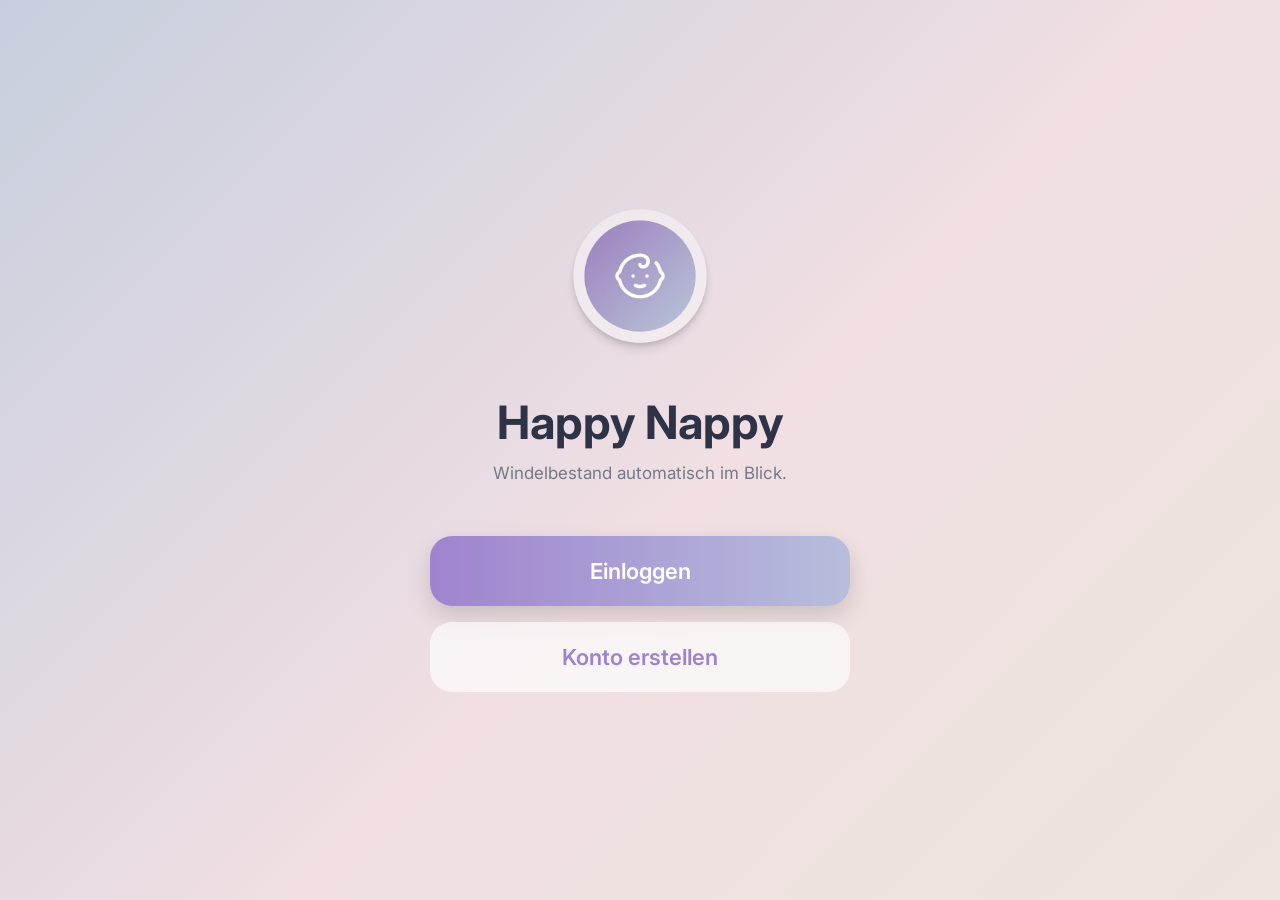
<file: index.html>
<!DOCTYPE html>
<html lang="de">
  <head>

     <!-- Das ist die Startseite der WebApp, welche der/die Nutzer:in als erstes sieht. Sie ist einfach aufgebaut mit der Login- und Registrierungsoption.
      Das Layout wird über die CSS-Datei index.css gestaltet, welche speziell für diese Seite erstellt wurde. Style.css enthält allgemeine Stile, die auf der gesamten Website verwendet werden.-->
      
    <meta charset="UTF-8" />
    <meta name="viewport" content="width=device-width, initial-scale=1.0" />
    <title>Happy Nappy</title>

    <link rel="stylesheet" href="css/style.css" />
    <link rel="stylesheet" href="css/index.css" />
  </head>

  <body>
    <main class="start-page">
      <img src="bilder/Logo.png" alt="Happy Nappy Logo" class="start-logo" />

      <h1>Happy Nappy</h1>

      <p class="start-subtitle">
        Windelbestand automatisch im Blick.
      </p>

      <div class="start-actions">
        <a href="login.html" class="primary-button">Einloggen</a>
        <a href="register.html" class="secondary-button">Konto erstellen</a>
      </div>
    </main>
  </body>
</html>
</file>
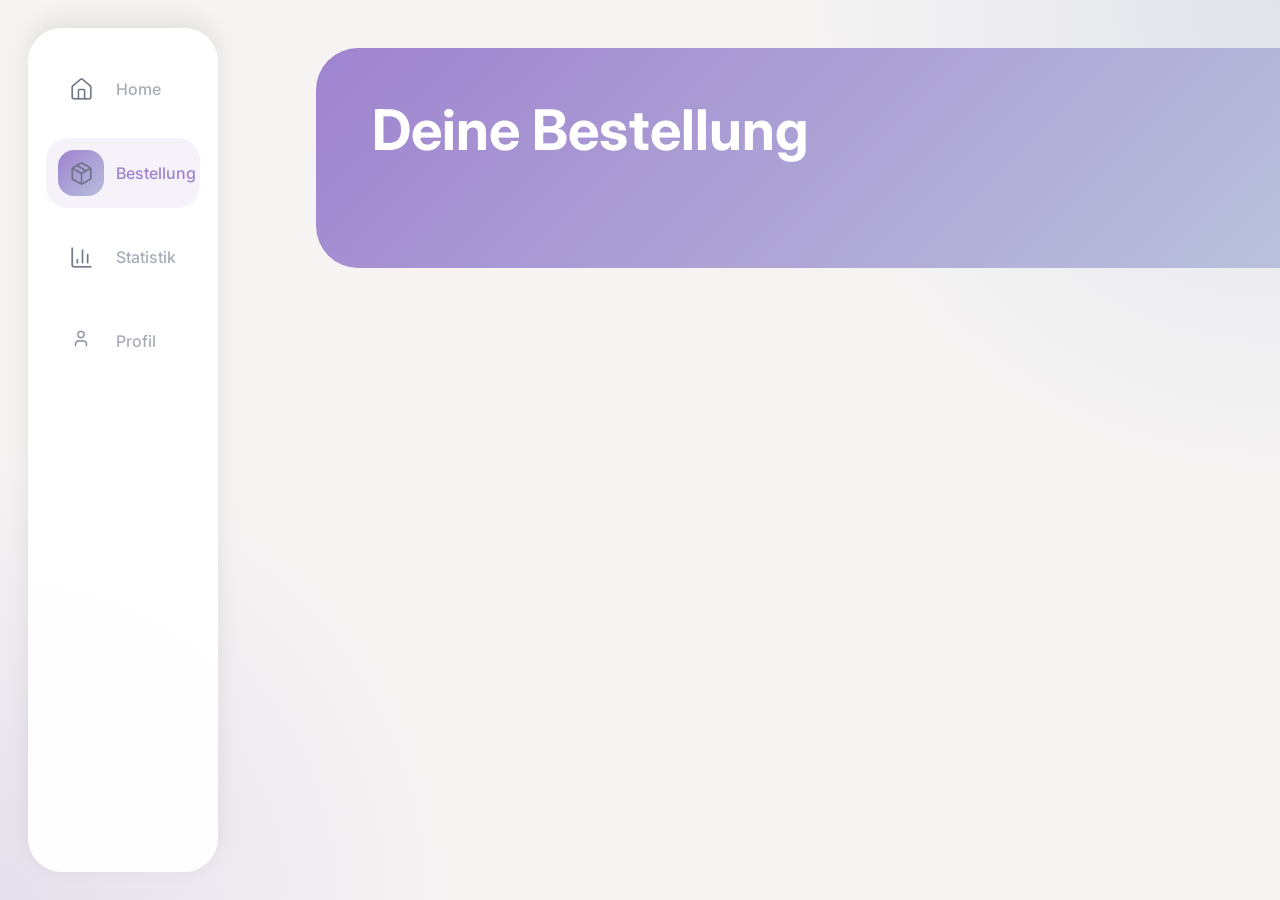
<file: bestellung.html>
<!doctype html>
<html lang="de">
  <head>

    <!-- Hier werden die automatischen Bestellungen angezeigt, die auf den eingetragenen Kindern basieren. Wenn noch keine Kinder in der Datenbank vorhanden sind, wird eine leere Ansicht mit einem Hinweis angezeigt.
     Die Navigation am unteren Bildschirmrand ermöglicht den Zugriff auf andere Bereiche der App wie Home, Statistik und Profil. Das Layout und Design werden durch die CSS-Dateien style.css und bestellung.css gestaltet. Die JavaScript-Datei bestellung.js lädt die Bestelldaten und aktualisiert die Anzeige entsprechend.
    -->
    <meta charset="UTF-8" />
    <meta name="viewport" content="width=device-width, initial-scale=1.0" />

    <title>Bestellung</title>

    <link rel="stylesheet" href="css/style.css" />
    <link rel="stylesheet" href="css/bestellung.css" />
  </head>

  <body>
    <main class="bestellung-page">

      <section class="bestellung-header">
        <h1>Deine Bestellung</h1>
      </section>

      <div id="ordersContainer"></div>

      <section class="empty-card" id="emptyState" style="display: none;">
        <h2>Noch keine Kinder eingetragen</h2>
        <p>Sobald Kinder in der Datenbank vorhanden sind, werden hier die automatischen Bestellungen angezeigt.</p>
      </section>

    </main>

    <nav class="bottom-nav">

      <a href="protected.html" class="nav-item">
        <div class="nav-icon">
          <img src="bilder/Icon1.png" alt="Home">
        </div>
        <span>Home</span>
      </a>

      <a href="bestellung.html" class="nav-item active">
        <div class="nav-icon">
          <img src="bilder/Icon2.png" alt="Bestellung">
        </div>
        <span>Bestellung</span>
      </a>

      <a href="statistik.html" class="nav-item">
        <div class="nav-icon">
          <img src="bilder/Icon3.png" alt="Statistik">
        </div>
        <span>Statistik</span>
      </a>

      <a href="profil.html" class="nav-item">
        <div class="nav-icon">
          <img src="bilder/Icon4.png" alt="Profil">
        </div>
        <span>Profil</span>
      </a>

    </nav>

    <script src="js/bestellung.js"></script>
  </body>
</html>
</file>
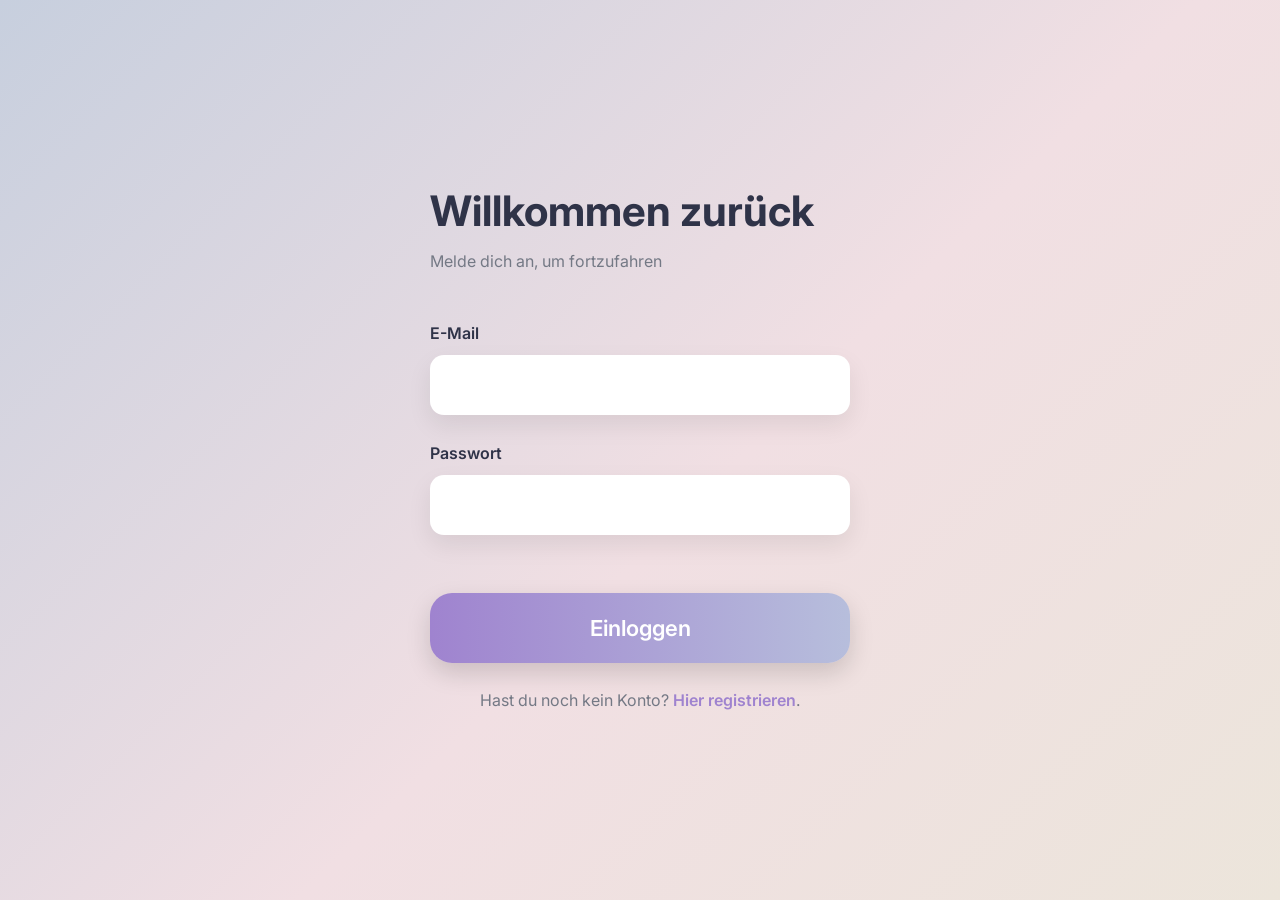
<file: login.html>
<!DOCTYPE html>
<html lang="en">
  <head>

     <!-- Hat der/die Nutzer:in bereits ein Konto, kann er/sie sich hier anmelden. Dazu müssen E-Mail und Passwort eingegeben werden.
      Die JavaScript-Datei login.js verarbeitet die Eingabe und sendet die Anmeldeinformationen an den Server. Je nach Ergebnis erfolgt eine Weiterleitung zum geschützten Bereich oder eine Fehlermeldung. -->

    <meta charset="UTF-8" />
    <meta name="viewport" content="width=device-width, initial-scale=1.0" />

    <title>Login</title>

    <link rel="stylesheet" href="css/style.css" />
    <link rel="stylesheet" href="css/login.css" />
  </head>

  <body>

    <main class="login-page">

      <h1>Willkommen zurück</h1>

      <p class="login-subtitle">
        Melde dich an, um fortzufahren
      </p>

      <form id="loginForm">

        <div>
          <label>E-Mail</label>
          <input type="email" id="email" required />
        </div>

        <div>
          <label>Passwort</label>
          <input type="password" id="password" required />
        </div>

        <p id="error-message" class="error-message"></p>

        <button type="submit">Einloggen</button>

      </form>

      <p class="register-text">
        Hast du noch kein Konto?
        <a href="register.html">Hier registrieren</a>.
      </p>

    </main>

    <script src="js/login.js"></script>

  </body>
</html>
</file>
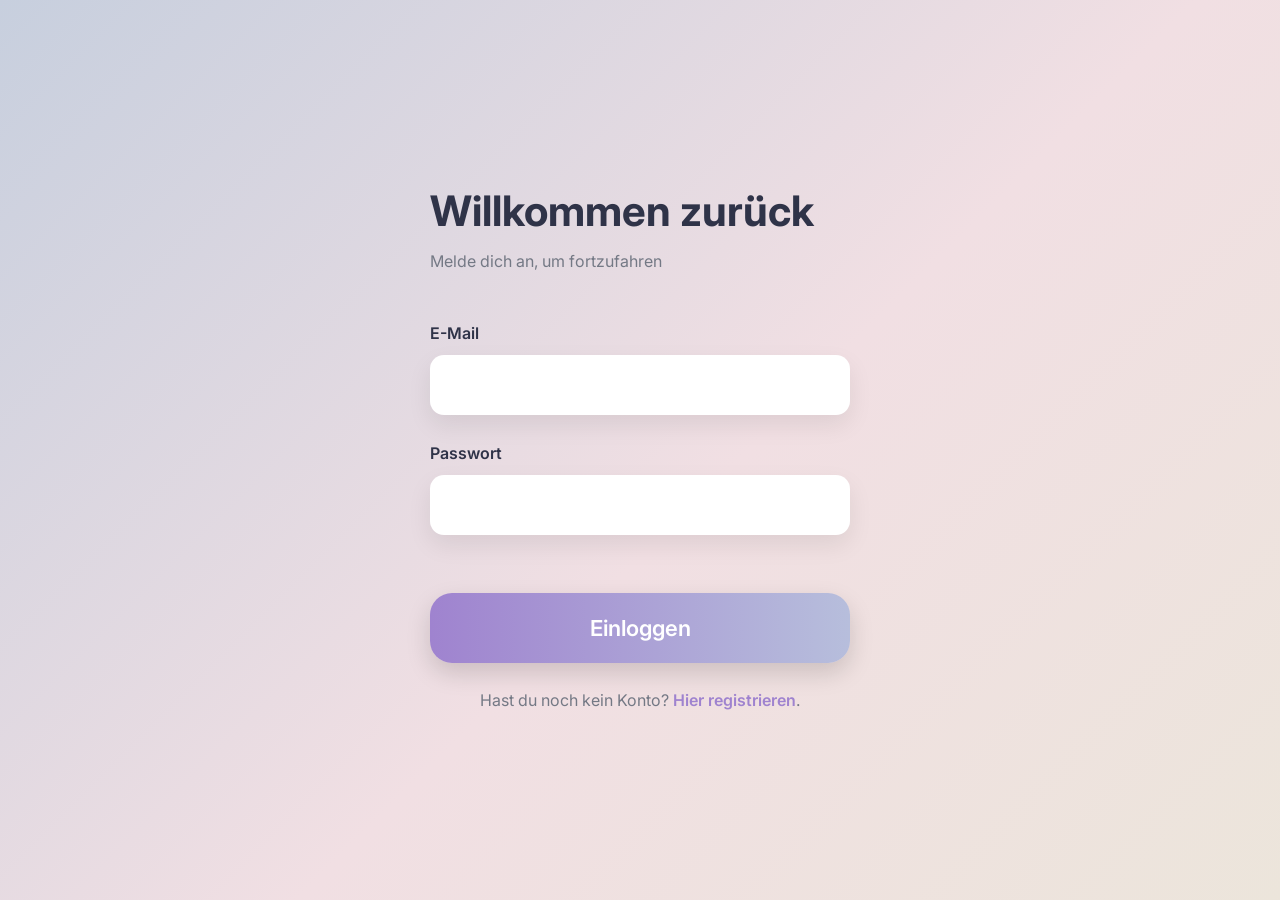
<file: profil.html>
<!DOCTYPE html>
<html lang="en">
  <head>

    <!-- Diese Seite zeigt das Profil des/der Nutzer:in an, also die Informationen, die bei der Registrierung eingegeben wurden. Nutzer:innen haben die Möglichkeit ihren Vor- und Nachnamen dort einzugeben. 
     Es gibt  die Möglichkeit, neue Kinder hinzuzufügen. Danach werden die auf dieser Seite angezeigt. Wenn der/die Nutzer:in der Administrator der Familie ist, wird zusätzlich ein Einladungslink angezeigt, den er/sie an andere Personen senden kann, damit diese der Familie beitreten können.
     Die Logik wird über die JavaScript-Dateien umgesetzt, welche die Daten laden, aktualisieren und speichern. Das Layout und Design werden durch die CSS-Dateien style.css und profil.css gestaltet. 
     Die Tabelle über die Windelgrössen ist ein starres Element, welches als Orientierungshilfe für die Nutzer:innen dient. 
     Die Navigation am unteren Bildschirmrand ermöglicht den Zugriff auf andere Bereiche der App wie Home, Bestellung und Statistik. -->
     
    <meta charset="UTF-8" />
    <meta name="viewport" content="width=device-width, initial-scale=1.0" />
    <title>Profil</title>
    <link rel="stylesheet" href="css/style.css" />
    <link rel="stylesheet" href="css/profil.css" />
  </head>
  <body>

    <main class="profil-page">

      <section class="profil-header">
        <h1>Dein Profil</h1>
      </section>


    <form id="profilForm">
      <div>
        <label><h4>Vorname</h4></label>
        <input class="textfeld"type="text" id="vorname" required />
      </div>
      <div>
        <label><h4>Nachname</h4></label>
        <input class="textfeld" type="text" id="nachname" required />
      </div>

      <div>
        <label><h4>E-Mail</h4></label>
        <input class="textfeld" type="text" id="email" readonly />
      </div>
      

      <div>
        <label><h4>Beigetreten am</h4></label>
        <input class="textfeld" type="text" id="beitrittsdatum" readonly />
      </div>

          <div>
        <label><h4>Familie</h4></label>
        <input class="textfeld" type="text" id="familienname" readonly />
      </div>

      <div>
        <label><h4>Familien-ID</h4></label>
        <input class="textfeld" type="text" id="familien_id" readonly />
      </div>

      <div id="adminInviteSection" style="display: none;">

      <div>
        <label><h4>Einladungslink zum Versenden</h4></label>
        <input class="textfeld" type="text" id="inviteLink" readonly />
      </div>

      </div>

  <h2>Kinder</h2>

  <div id="kinderContainer"></div>

  <button type="button" id="addKindBtn">
    Kind hinzufügen
  </button>

  <br><br>

  <button type="submit">
    Speichern
  </button> 

  <p id="saveMessage"></p>

  <button type="button" id="logoutBtn" class="logout-btn">
    Logout
  </button>

   </form>
      
         
      <div class="table-wrapper">
    <h2>Windelgrössen</h2>

    <table>
      <thead>
        <tr>
          <th>Kilogramm</th>
          <th>Grösse</th>
        </tr>
      </thead>

      <tbody>
        <tr>
          <td>&lt;3</td>
          <td>1</td>
        </tr>

        <tr>
          <td>3-5</td>
          <td>2</td>
        </tr>

        <tr>
          <td>5-8</td>
          <td>3</td>
        </tr>

        <tr>
          <td>8-10</td>
          <td>4</td>
        </tr>

      </tbody>
    </table>
  </div>

   <nav class="bottom-nav">

        <a href="protected.html" class="nav-item">
          <div class="nav-icon">
            <img src="bilder/Icon1.png" alt="Home">
          </div>

          <span>Home</span>
        </a>


        <a href="bestellung.html" class="nav-item">
          <div class="nav-icon">
            <img src="bilder/Icon2.png" alt="Bestellung">
          </div>

          <span>Bestellung</span>
        </a>


        <a href="statistik.html" class="nav-item">
          <div class="nav-icon">
            <img src="bilder/Icon3.png" alt="Statistik">
          </div>

          <span>Statistik</span>
        </a>


        <a href="profil.html" class="nav-item active">
          <div class="nav-icon">
            <img src="bilder/Icon4.png" alt="Profil">
          </div>

          <span>Profil</span>
        </a>

      </nav>

  

    </main>

     <script src="js/auth.js"></script>
    <script src="js/profil.js" type="module"></script>
    <script src="js/logout.js"></script>
  </body>
</html>
</file>
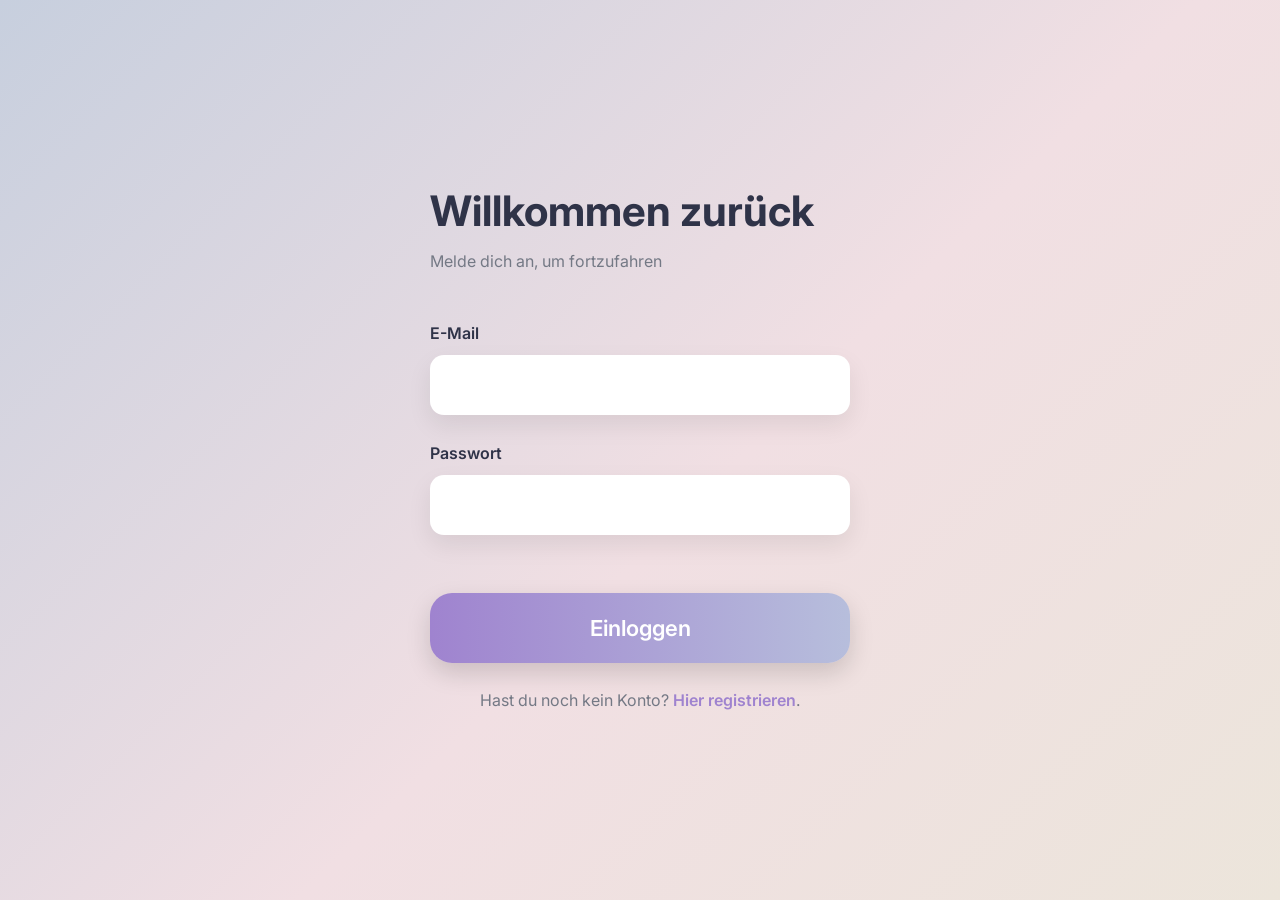
<file: protected.html>
<!doctype html>
<html lang="de">
  <head>

      <!-- Das ist die Hauptseite der WebApp, die nach erfolgreichem Login angezeigt wird. Sie zeigt eine Übersicht über die eingetragenen Kinder sowie deren Windelbestand, Lieferungen und Verbrauch an.
       Wenn noch keine Kinder eingetragen sind, wird eine leere Ansicht mit einem Hinweis angezeigt. Die Navigation am unteren Bildschirmrand ermöglicht den Zugriff auf andere Bereiche der App wie Bestellung, Statistik und Profil.
       Die Navigation am unteren Bildschirmrand ermöglicht den Zugriff auf andere Bereiche der App wie Bestellung, Statistik und Profil. Das Layout und Design werden durch die CSS-Dateien style.css und protected.css gestaltet. Die JavaScript-Datei protected.js lädt die Benutzerdaten und aktualisiert die Anzeige entsprechend. -->

    <meta charset="UTF-8" />
    <meta name="viewport" content="width=device-width, initial-scale=1.0" />
    <title>Dashboard</title>

    <link rel="stylesheet" href="css/style.css" />
    <link rel="stylesheet" href="css/protected.css" />
  </head>

  <body>
    <main class="dashboard-page">

      <section class="dashboard-header">
        <p class="welcome-text">Willkommen zurück</p>

        <h1>
          Hallo
          <span id="userVorname"></span>
        </h1>
      </section>

      <div id="childrenContainer"></div>

      <section class="info-card" id="emptyState" style="display: none;">
        <h2>Noch keine Kinder eingetragen</h2>
        <p>Füge in der Datenbank ein Kind hinzu, damit Bestand, Lieferung und Verbrauch angezeigt werden.</p>
      </section>

      <div id="protectedContent" style="display: none;">
        <span id="userId"></span>
      </div>

    </main>

    <nav class="bottom-nav">

      <a href="protected.html" class="nav-item active">
        <div class="nav-icon">
          <img src="bilder/Icon1.png" alt="Home">
        </div>
        <span>Home</span>
      </a>

      <a href="bestellung.html" class="nav-item">
        <div class="nav-icon">
          <img src="bilder/Icon2.png" alt="Bestellung">
        </div>
        <span>Bestellung</span>
      </a>

      <a href="statistik.html" class="nav-item">
        <div class="nav-icon">
          <img src="bilder/Icon3.png" alt="Statistik">
        </div>
        <span>Statistik</span>
      </a>

      <a href="profil.html" class="nav-item">
        <div class="nav-icon">
          <img src="bilder/Icon4.png" alt="Profil">
        </div>
        <span>Profil</span>
      </a>

    </nav>

    <script src="js/protected.js"></script>
    <script src="js/logout.js"></script>
  </body>
</html>
</file>
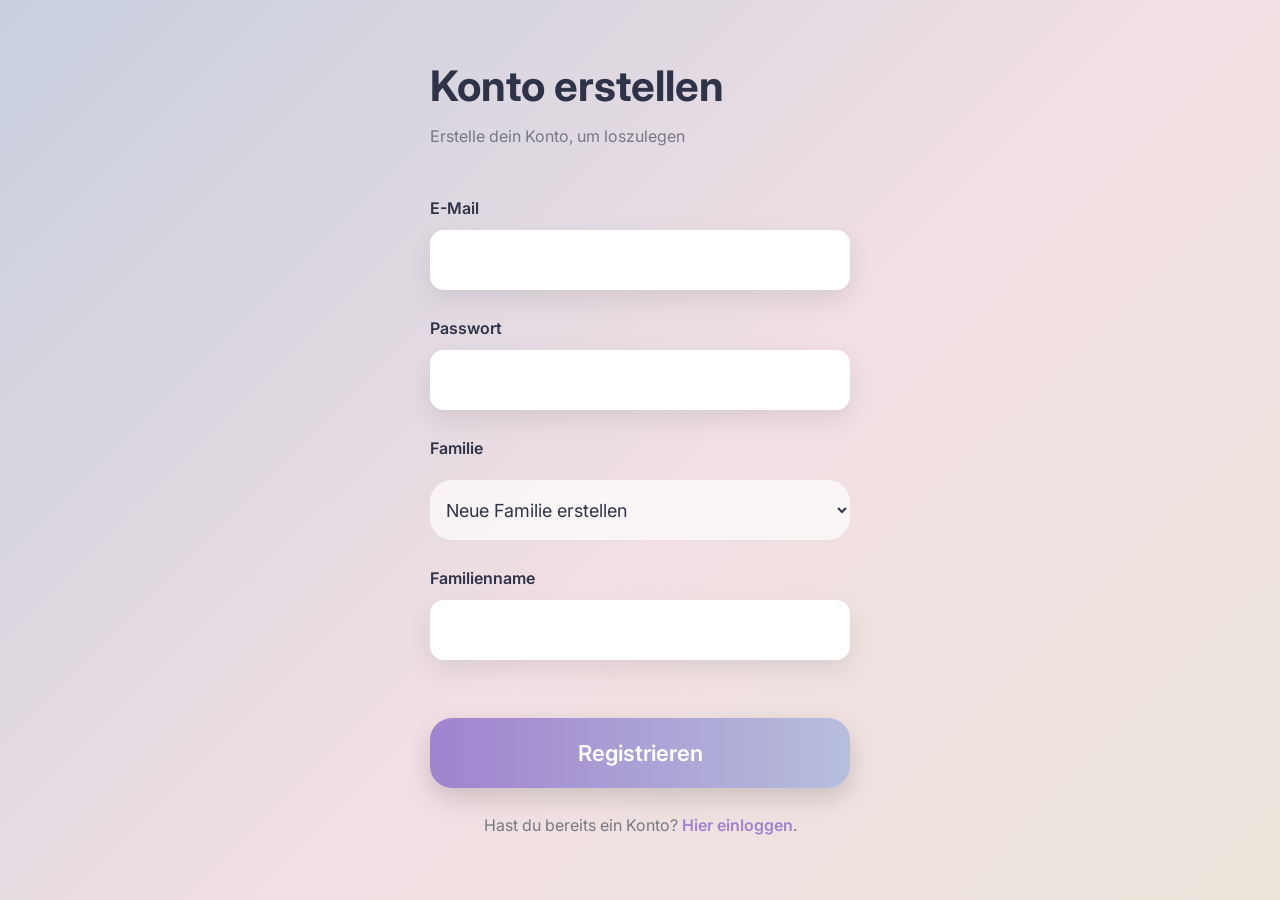
<file: register.html>
<!DOCTYPE html>
<html lang="en">
  <head>

    <!-- Hier können neue Nutzer:innen ein Konto erstellen, indem sie ihre E-Mail angeben und ein Passwort festlegen. Zusätzlich gibt es die Option, entweder eine neue Familie zu erstellen oder einer bestehenden Familie beizutreten, indem die familien_id eingegeben wird.
     Je nach Auswahl werden unterschiedliche Eingabefelder angezeigt. Die JavaScript-Datei register.js verarbeitet die Registrierung und kommuniziert mit dem Server, um das Konto zu erstellen. Bei Erfolg erfolgt eine Weiterleitung zum Login oder eine Fehlermeldung bei Problemen.
    -->
    <meta charset="UTF-8" />
    <meta name="viewport" content="width=device-width, initial-scale=1.0" />

    <title>Register</title>

    <link rel="stylesheet" href="css/style.css" />
    <link rel="stylesheet" href="css/login.css" />
  </head>

  <body>

    <main class="login-page">

      <h1>Konto erstellen</h1>

      <p class="login-subtitle">
        Erstelle dein Konto, um loszulegen
      </p>

     <form id="registerForm">

  <div>
    <label>E-Mail</label>
    <input type="email" id="email" required />
  </div>

  <div>
    <label>Passwort</label>
    <input type="password" id="password" required />
  </div>

  <div>
    <label>Familie</label>

    <select name="mode" id="mode">
      <option value="new">Neue Familie erstellen</option>
      <option value="join">Bestehender Familie beitreten</option>
    </select>
  </div>

  <!-- Neue Familie -->
  <div id="familienname-container">
    <label>Familienname</label>

    <input
      type="text"
      id="familienname"
      name="familienname"
    >
  </div>

  <!-- Bestehende Familie -->
  <div id="familienid-container" style="display: none;">
    <label>Familien-ID</label>

    <input
      type="number"
      id="familien_id"
      name="familien_id"
      placeholder="Familien-ID"
    >
  </div>

  <p id="error-message" class="error-message"></p>

  <button class="register_button" type="submit">
    Registrieren
  </button>

</form>

      <p class="register-text">
        Hast du bereits ein Konto?
        <a href="login.html">Hier einloggen</a>.
      </p>

    </main>

    <script src="js/register.js"></script>

  </body>
</html>
</file>
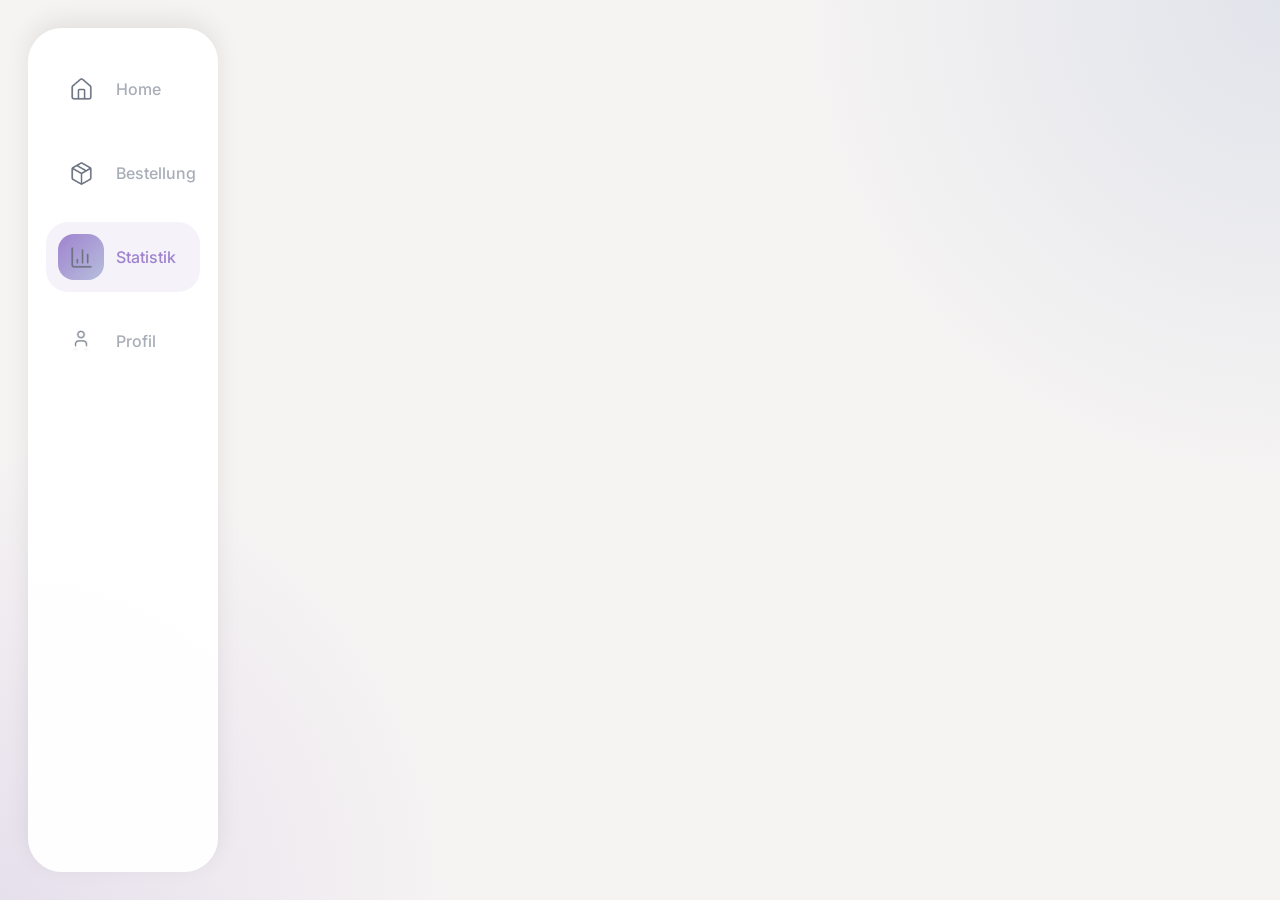
<file: statistik.html>
<!doctype html>
<html lang="de">
  <head>

    <!-- Die Statistikseite zeigt den Windelverbrauch der erfassten Kinder. Wenn noch keine Kinder in der Datenbank vorhanden sind, wird eine leere Ansicht mit einem Hinweis angezeigt. 
        Die Berechnung, Aufbereitung und Darstellung der Statistiken erfolgt über die Datei statistik.js. Das Layout und Design werden durch die CSS-Dateien style.css und statistik.css gestaltet.
    -->
    
    <meta charset="UTF-8" />
    <meta name="viewport" content="width=device-width, initial-scale=1.0" />

    <title>Statistik</title>

    <link rel="stylesheet" href="css/style.css" />
    <link rel="stylesheet" href="css/statistik.css" />
  </head>

  <body>
    <main class="dashboard-page">

      <div id="statisticsContainer"></div>

      <section class="empty-card" id="emptyState" style="display: none;">
        <h2>Noch keine Kinder eingetragen</h2>
        <p>Sobald Kinder in der Datenbank vorhanden sind, werden hier die Verbrauchsstatistiken angezeigt.</p>
      </section>

    </main>

    <nav class="bottom-nav">

      <a href="protected.html" class="nav-item">
        <div class="nav-icon">
          <img src="bilder/Icon1.png" alt="Home">
        </div>
        <span>Home</span>
      </a>

      <a href="bestellung.html" class="nav-item">
        <div class="nav-icon">
          <img src="bilder/Icon2.png" alt="Bestellung">
        </div>
        <span>Bestellung</span>
      </a>

      <a href="statistik.html" class="nav-item active">
        <div class="nav-icon">
          <img src="bilder/Icon3.png" alt="Statistik">
        </div>
        <span>Statistik</span>
      </a>

      <a href="profil.html" class="nav-item">
        <div class="nav-icon">
          <img src="bilder/Icon4.png" alt="Profil">
        </div>
        <span>Profil</span>
      </a>

    </nav>

    <script src="js/statistik.js"></script>
  </body>
</html>
</file>
<file: css/style.css>
/* =========================
Allgemeine Stile, die auf der gesamten Website verwendet werden 
========================= */

/* =========================
   GOOGLE FONT
========================= */

@import url('https://fonts.googleapis.com/css2?family=Inter:wght@400;500;600;700&display=swap');


/* =========================
   ROOT
========================= */

:root {

  /* Farben */
  --primary: #9F83CF;
  --primary-light: #C7BCD9;

  --background: #F7F5F4;
  --card: #FFFFFF;

  --text-dark: #2F3348;
  --text-light: #747985;

  /* Verlauf */
  --gradient: linear-gradient(
    135deg,
    #A78BD3 0%,
    #BCC6DD 100%
  );

  /* Schrift */
  --font-main: 'Inter', sans-serif;

  /* Rundungen */
  --radius: 30px;

  /* Schatten */
  --shadow: 0 10px 25px rgba(0, 0, 0, 0.08);
}




/* =========================
   RESET
========================= */

* {
  margin: 0;
  padding: 0;
  box-sizing: border-box;
}


/* =========================
   BODY
========================= */

body {
  font-family: var(--font-main);
  background-color: var(--background);
  color: var(--text-dark);

}


/* =========================
   TYPOGRAFIE
========================= */

h1 {
  font-size: 42px;
  font-weight: 700;
  line-height: 1.1;
  margin-bottom: 1em;
  color: var(--text-dark);
}

h2 {
  font-size: 30px;
  font-weight: 700;
  line-height: 1.2;
  color: var(--text-dark);
}

h3 {
  font-size: 22px;
  font-weight: 600;
  line-height: 1.3;
  color: var(--text-dark);
}

h4 {
  font-size: 18px;
  font-weight: 600;
  line-height: 1.4;
  color: var(--text-dark);
}

p {
  margin-top: 1em;

  font-size: 16px;
  font-weight: 400;
  line-height: 1.5;
  color: var(--text-light);
}


/* =========================
   FORMULAR
========================= */

form > div {
  margin-bottom: 1em;
}

label {
  display: inline-block;

  font-size: 16px;
  font-weight: 500;
  color: var(--text-dark);
}

input[type="email"],
input[type="password"],
input[type="text"] {
  width: 100%;
  padding: 10px 14px;
  height: 60px;

  border: none;
  border-radius: 14px;

  background-color: var(--card);

  font-family: var(--font-main);
  font-size: 15px;

  box-shadow: var(--shadow);
}


/* =========================
   BUTTON
========================= */


button {
  padding: 12px 20px;

  border: none;
  border-radius: 16px;

  background: var(--gradient);
  color: white;

  font-family: var(--font-main);
  font-size: 15px;
  font-weight: 600;

  cursor: pointer;

  box-shadow: var(--shadow);
}
</file>
<file: css/index.css>
/* =========================
   Stile, die auf der Startseite verwendet werden.
========================= */

html,
body {
  width: 100%;
  overflow-x: hidden;
}

body {
  margin: 0 !important;
  max-width: none !important;

  width: 100vw;
  min-height: 100vh;

  display: flex;
  justify-content: center;
  align-items: center;

  padding: 30px;

  background: linear-gradient(
    135deg,
    #c7cfde 0%,
    #f1dfe3 55%,
    #ece5db 100%
  );

  box-sizing: border-box;
}


/* =========================
   CONTAINER
========================= */

.start-page {
  width: 100%;
  max-width: 420px;

  text-align: center;
}


/* =========================
   LOGO
========================= */

.start-logo {
  width: 150px;
  height: auto;

  margin-bottom: 35px;
}


/* =========================
   TEXT
========================= */

.start-page h1 {
  margin: 0 0 15px;

  font-size: 46px;
  line-height: 1.1;

  color: var(--text-dark);
}

.start-subtitle {
  margin: 0 0 50px;

  font-size: 17px;
  line-height: 1.4;

  color: var(--text-light);
}


/* =========================
   BUTTONS
========================= */

.start-actions {
  display: flex;
  flex-direction: column;
  gap: 16px;
}

.primary-button,
.secondary-button {
  width: 100%;
  height: 70px;

  border-radius: 22px;

  display: flex;
  justify-content: center;
  align-items: center;

  font-family: var(--font-main);
  font-size: 22px;
  font-weight: 600;

  text-decoration: none;

  box-sizing: border-box;
}

.primary-button {
  background: linear-gradient(
    90deg,
    #9F83CF 0%,
    #B7BEDC 100%
  );

  color: white;

  box-shadow: 0 10px 25px rgba(0, 0, 0, 0.15);
}

.secondary-button {
  background-color: rgba(255, 255, 255, 0.65);

  color: var(--primary);
}
</file>
<file: css/bestellung.css>
/* =========================
    Stile, die für die Bestellungs-Seite verwendet werden.
========================= */

html,
body {
  width: 100%;
  overflow-x: hidden;
}

body {
  margin: 0 !important;
  max-width: none !important;

  width: 100vw;
  min-height: 100vh;

  background-color: #f6f4f3;

  font-family: var(--font-main);
}


/* =========================
   CONTAINER
========================= */

.bestellung-page {
  width: 100%;
  max-width: 430px;

  margin: 0 auto;
  padding-bottom: 140px;
}


/* =========================
   HEADER
========================= */

.bestellung-header {
  padding: 60px 30px 120px;

  background: linear-gradient(
    135deg,
    #9F83CF 0%,
    #BCC6DD 100%
  );

  border-bottom-left-radius: 40px;
  border-bottom-right-radius: 40px;
}

.bestellung-header h1 {
  margin-bottom: 10px;

  color: white;
}


/* =========================
   ORDER SECTIONS
========================= */

#ordersContainer {
  width: 100%;
}

.order-child {
  margin-bottom: 70px;
}

.order-child:last-child {
  margin-bottom: 0;
}


/* =========================
   TOGGLE CARD
========================= */

.toggle-card {
  width: calc(100% - 40px);

  margin: -70px auto 24px;
  padding: 24px 28px;

  background: white;

  border-radius: 30px;

  display: flex;
  justify-content: space-between;
  align-items: center;

  box-shadow: 0 12px 30px rgba(0, 0, 0, 0.08);
}

.order-child:not(:first-child) .toggle-card {
  margin-top: 0;
}

.toggle-card h3 {
  margin: 0;

  font-size: 21px;
  line-height: 1.3;

  color: var(--text-dark);
}


/* =========================
   CARDS
========================= */

.status-card,
.details-card,
.empty-card {
  width: calc(100% - 40px);

  margin: 0 auto 24px;
  padding: 30px 28px;

  background: rgba(255, 255, 255, 0.92);

  border-radius: 34px;

  box-shadow: 0 12px 30px rgba(0, 0, 0, 0.08);
}

.details-card {
  background: rgba(246, 236, 239, 0.9);
}

.empty-card {
  margin-top: -70px;
}

.empty-card h2 {
  margin-bottom: 14px;

  font-size: 26px;
}

.empty-card p {
  font-size: 18px;
  line-height: 1.4;

  color: var(--text-light);
}


/* =========================
   STATUS TOP
========================= */

.status-top {
  display: flex;
  justify-content: space-between;
  align-items: center;

  margin-bottom: 28px;
}

.status-top h2 {
  margin-bottom: 8px;
}

.status-top p {
  font-size: 20px;
  color: var(--text-dark);
}

.status-icon {
  width: 70px;
  height: 70px;

  border-radius: 22px;

  background: #b7a0dd;

  display: flex;
  justify-content: center;
  align-items: center;
}

.status-icon img {
  width: 22px;
  height: 22px;

  object-fit: contain;
}


/* =========================
   TIMELINE
========================= */

.timeline {
  display: flex;
  flex-direction: column;
  gap: 38px;
}

.timeline-item {
  display: flex;
  gap: 20px;
}

.timeline-circle {
  width: 22px;
  min-width: 22px;
  height: 22px;

  margin-top: 5px;

  border-radius: 50%;

  background: #b7a0dd;
}

.timeline-circle.inactive {
  background: #d9dce3;
}

.timeline-item h4 {
  margin: 0 0 6px;

  font-size: 22px;
  font-weight: 600;
}

.timeline-item p {
  margin: 0;

  font-size: 18px;
  line-height: 1.4;
}


/* =========================
   DETAILS
========================= */

.details-card h2 {
  margin-bottom: 28px;
}

.detail-item {
  display: flex;
  align-items: flex-start;
  gap: 18px;

  margin-top: 24px;
}

.detail-item img {
  width: 18px;
  height: 18px;

  margin-top: 4px;

  object-fit: contain;
}

.detail-label {
  margin: 0 0 4px;

  font-size: 15px;
  color: var(--text-light);
}

.detail-item h4 {
  margin: 0;

  font-size: 17px;
  font-weight: 500;
  line-height: 1.4;

  color: var(--text-dark);
}


/* =========================
   BOTTOM NAVIGATION
========================= */

.bottom-nav {
  position: fixed;
  left: 50%;
  bottom: 0;

  transform: translateX(-50%);

  width: 100%;
  max-width: 430px;
  height: 95px;

  padding: 12px 22px;

  background-color: rgba(255, 255, 255, 0.95);

  border-top-left-radius: 34px;
  border-top-right-radius: 34px;

  display: flex;
  justify-content: space-between;
  align-items: center;

  box-shadow: 0 -8px 25px rgba(0, 0, 0, 0.08);
}

.nav-item {
  text-decoration: none;

  color: #a8adb8;

  font-size: 14px;
  font-weight: 500;

  display: flex;
  flex-direction: column;
  align-items: center;
  gap: 6px;
}

.nav-icon {
  width: 48px;
  height: 48px;

  border-radius: 18px;

  display: flex;
  justify-content: center;
  align-items: center;
}

.nav-icon img {
  width: 25px;
  height: 25px;

  object-fit: contain;
}

.nav-item.active {
  color: var(--primary);
}

.nav-item.active .nav-icon {
  background: linear-gradient(
    135deg,
    #9F83CF 0%,
    #B7BEDC 100%
  );
}


/* =========================
   DESKTOP VERSION
========================= */

@media (min-width: 900px) {
  body {
    background:
      radial-gradient(circle at top right, rgba(188, 198, 221, 0.35), transparent 32%),
      radial-gradient(circle at bottom left, rgba(159, 131, 207, 0.18), transparent 30%),
      #f6f4f3;
  }

  .bestellung-page {
    max-width: 1180px;

    margin-left: 260px;
    margin-right: auto;

    padding: 48px 56px 80px;
  }

  .bestellung-header {
    padding: 52px 56px 96px;

    border-radius: 42px;
  }

  .bestellung-header h1 {
    font-size: 56px;
  }

  #ordersContainer {
    display: grid;
    grid-template-columns: repeat(2, minmax(0, 1fr));
    gap: 34px;

    margin-top: -58px;
  }

  .order-child {
    margin-bottom: 0;

    display: grid;
    grid-template-columns: 1fr;
    gap: 22px;
  }

  .toggle-card,
  .status-card,
  .details-card,
  .empty-card {
    width: 100%;

    margin: 0;
    box-sizing: border-box;
  }

  .toggle-card {
    min-height: 110px;
  }

  .order-child:not(:first-child) .toggle-card {
    margin-top: 0;
  }

  .status-card {
    min-height: 315px;
  }

  .details-card {
    min-height: 230px;
  }

  .toggle-card h3 {
    font-size: 22px;
  }

  .status-top h2,
  .details-card h2 {
    font-size: 24px;
  }

  .status-top p {
    font-size: 20px;
  }

  .timeline-item h4 {
    font-size: 20px;
  }

  .timeline-item p {
    font-size: 17px;
  }

  .empty-card {
    margin-top: -58px;
  }

  .bottom-nav {
    left: 28px;
    top: 28px;
    bottom: auto;

    transform: none;

    width: 190px;
    height: calc(100vh - 56px);
    max-width: none;

    padding: 26px 18px;

    border-radius: 34px;

    flex-direction: column;
    justify-content: flex-start;
    align-items: stretch;
    gap: 14px;

    box-sizing: border-box;
  }

  .nav-item {
    width: 100%;

    padding: 12px;

    border-radius: 22px;

    flex-direction: row;
    justify-content: flex-start;
    gap: 12px;

    font-size: 16px;
  }

  .nav-icon {
    width: 46px;
    height: 46px;

    border-radius: 16px;

    flex-shrink: 0;
  }

  .nav-item.active {
    background: rgba(159, 131, 207, 0.1);
  }
}


/* =========================
   LARGE DESKTOP
========================= */

@media (min-width: 1300px) {
  .bestellung-page {
    margin-left: 300px;
    padding-right: 80px;
  }

  #ordersContainer {
    grid-template-columns: repeat(3, minmax(0, 1fr));
  }
}
</file>
<file: css/login.css>
/* =========================
   Stile, die für die Login-Seite verwendet werden.
========================= */

html,
body {
  width: 100%;
  overflow-x: hidden;
}

body {
  margin: 0 !important;
  max-width: none !important;

  width: 100vw;
  min-height: 100vh;

  display: flex;
  justify-content: center;
  align-items: center;

  padding: 30px;

  background: linear-gradient(
    135deg,
    #c7cfde 0%,
    #f1dfe3 55%,
    #ece5db 100%
  );
}


/* =========================
   LOGIN CONTAINER
========================= */

.login-page {
  width: 100%;
  max-width: 420px;
}


/* =========================
   LOGIN TEXT
========================= */

h1 {
  margin-bottom: 15px;
}

.login-subtitle {
  margin-top: 0;
  margin-bottom: 50px;

  font-size: 16px;
  color: var(--text-light);
}


/* =========================
   FORM
========================= */

form {
  display: flex;
  flex-direction: column;
}

form > div {
  margin-bottom: 28px;
}


/* =========================
   LABELS
========================= */

label {
  width: auto;
  display: block;

  margin-bottom: 12px;

  font-size: 16px;
  font-weight: 600;

  color: var(--text-dark);
}




/* =========================
   BUTTON
========================= */

button {
  width: 100%;
  height: 70px;

  margin-top: 30px;

  border: none;
  border-radius: 22px;

  background: linear-gradient(
    90deg,
    #9F83CF 0%,
    #B7BEDC 100%
  );

  color: white;

  font-family: var(--font-main);
  font-size: 22px;
  font-weight: 600;

  cursor: pointer;

  box-shadow: 0 10px 25px rgba(0, 0, 0, 0.15);
}




/* =========================
   REGISTER TEXT
========================= */

.register-text {
  margin-top: 25px;

  text-align: center;
}

.register-text a {
  color: var(--primary);

  text-decoration: none;
  font-weight: 600;
}

/* =========================
   ERROR MESSAGE
========================= */

.error-message {
  display: none;

  margin-top: -10px;
  margin-bottom: 10px;

  font-size: 15px;
  font-weight: 500;

  color: #c45a5a;
}

/* =========================
   SELECT + EXTRA INPUT
========================= */

select,
input[name="familien_id"] {
  width: 100%;
  height: 60px;

  padding: 0 12px;
  margin-top: 10px;

  border: none;
  border-radius: 22px;

  background-color: rgba(255, 255, 255, 0.7);

  font-family: var(--font-main);
  font-size: 18px;
  color: var(--text-dark);

  box-shadow: none;
}
</file>
<file: css/profil.css>
/* =========================
   Stile, die für die Profil-Seite verwendet werden.
========================= */

html,
body {
  width: 100%;
  overflow-x: hidden;
}

body {
  margin: 0 !important;
  max-width: none !important;

  min-height: 100vh;

  background-color: #f6f4f3;

  font-family: var(--font-main);
}


/* =========================
   CONTAINER
========================= */

.profil-page {
  width: 100%;
  max-width: 430px;

  margin: 0 auto;
  padding-bottom: 140px;
}


/* =========================
   HEADER
========================= */

.profil-header {
  padding: 60px 30px 120px;

  background: linear-gradient(
    135deg,
    #9F83CF 0%,
    #BCC6DD 100%
  );

  border-bottom-left-radius: 40px;
  border-bottom-right-radius: 40px;
}

.profil-header h1 {
  margin: 0;

  color: white;

  font-size: 46px;
  line-height: 1.1;
}


/* =========================
   FORM CARD
========================= */

#profilForm {
  width: calc(100% - 40px);

  margin: -70px auto 24px;
  padding: 30px 28px;

  background: rgba(255, 255, 255, 0.92);

  border-radius: 34px;

  box-shadow: 0 12px 30px rgba(0, 0, 0, 0.08);

  box-sizing: border-box;
}


/* =========================
   TYPOGRAPHY
========================= */

h2 {
  margin-top: 40px;
  margin-bottom: 20px;

  font-size: 28px;

  color: #1f1f1f;
}

h4 {
  margin-bottom: 10px;

  font-size: 16px;
  font-weight: 600;

  color: #4e4e4e;
}


/* =========================
   FORM ELEMENTS
========================= */

#profilForm > div {
  width: 100%;
}

.textfeld,
.kindVorname,
.kindGeburtsdatum,
.kindGewicht,
.kindWindelgroesse,
.kindGeraetCode {
  width: 100%;
  min-width: 0;

  padding: 16px 18px;

  border: none;
  border-radius: 18px;

  background: #f4f4f4;

  font-size: 16px;
  font-family: var(--font-main);

  box-sizing: border-box;

  transition: 0.2s ease;
}

.textfeld:focus,
.kindVorname:focus,
.kindGeburtsdatum:focus,
.kindGewicht:focus,
.kindWindelgroesse:focus,
.kindGeraetCode:focus {
  outline: none;

  background: #ececec;

  box-shadow: 0 0 0 3px rgba(159, 131, 207, 0.15);
}

.textfeld[readonly] {
  color: #8a8a8a;
}


/* =========================
   KINDER CONTAINER
========================= */

#kinderContainer {
  display: flex;
  flex-direction: column;
  gap: 20px;
}

.kind-block {
  padding: 22px;

  background: #fafafa;

  border-radius: 24px;

  border: 1px solid rgba(0, 0, 0, 0.04);
}

.kind-block hr {
  margin-top: 24px;

  border: none;
  border-top: 1px solid rgba(0, 0, 0, 0.06);
}


/* =========================
   BUTTONS
========================= */

button {
  border: none;
  border-radius: 20px;

  padding: 16px 20px;

  font-family: var(--font-main);
  font-size: 16px;
  font-weight: 600;

  cursor: pointer;

  transition: 0.2s ease;
}

button:hover {
  transform: translateY(-1px);
}

#addKindBtn {
  width: 100%;

  margin-top: 18px;

  background: rgba(159, 131, 207, 0.12);

  color: #7d63af;
}


button[type="submit"], #logoutBtn {
  width: 100%;

  margin-top: 18px;
  margin-bottom: 20px;

  background: linear-gradient(
    135deg,
    #9F83CF 0%,
    #B7BEDC 100%
  );

  color: white;

  box-shadow: 0 10px 24px rgba(159, 131, 207, 0.25);
}

.removeKindBtn {
  width: 100%;

  margin-top: 22px;

  background: rgba(0, 0, 0, 0.06);

  color: #666;
}


/* =========================
   TABLE
========================= */

.table-wrapper {
  margin-top: 40px;
  padding: 0 15px;
}

table {
  width: 100%;

  border-collapse: collapse;

  overflow: hidden;

  background: #fafafa;

  border-radius: 24px;
}

thead {
  background: linear-gradient(
    135deg,
    #9F83CF 0%,
    #B7BEDC 100%
  );

  color: white;
}

th,
td {
  padding: 18px 16px;

  text-align: left;

  font-size: 15px;
}

tbody tr:not(:last-child) {
  border-bottom: 1px solid rgba(0, 0, 0, 0.06);
}

#saveMessage {
  width: 100%;

  margin-top: 14px;

  text-align: center;

  color: #9F83CF;

  font-size: 15px;
  font-weight: 600;

  opacity: 0;

  transition: opacity 0.3s ease;
}


/* =========================
   BOTTOM NAVIGATION
========================= */

.bottom-nav {
  position: fixed;
  left: 50%;
  bottom: 0;

  transform: translateX(-50%);

  width: 100%;
  max-width: 430px;
  height: 95px;

  padding: 12px 22px;

  background-color: rgba(255, 255, 255, 0.95);

  border-top-left-radius: 34px;
  border-top-right-radius: 34px;

  display: flex;
  justify-content: space-between;
  align-items: center;

  box-shadow: 0 -8px 25px rgba(0, 0, 0, 0.08);

  box-sizing: border-box;
}

.nav-item {
  text-decoration: none;

  color: #a8adb8;

  font-size: 14px;
  font-weight: 500;

  display: flex;
  flex-direction: column;
  align-items: center;
  gap: 4px;
}

.nav-icon {
  width: 48px;
  height: 48px;

  border-radius: 18px;

  display: flex;
  justify-content: center;
  align-items: center;
}

.nav-icon img {
  width: 25px;
  height: 25px;

  object-fit: contain;
}

.nav-item.active {
  color: var(--primary);
}

.nav-item.active .nav-icon {
  background: linear-gradient(
    135deg,
    #9F83CF 0%,
    #B7BEDC 100%
  );
}


/* =========================
   DESKTOP VERSION
========================= */

@media (min-width: 900px) {

  body {
    background:
      radial-gradient(circle at top right, rgba(188, 198, 221, 0.35), transparent 32%),
      radial-gradient(circle at bottom left, rgba(159, 131, 207, 0.18), transparent 30%),
      #f6f4f3;
  }

  .profil-page {
    max-width: 1180px;

    margin-left: 260px;
    margin-right: auto;

    padding: 48px 56px 80px;
  }

  .profil-header {
    padding: 52px 56px 96px;

    border-radius: 42px;
  }

  .profil-header h1 {
    font-size: 48px;
  }

  #profilForm {
    width: 100%;

    margin-top: -70px;

    padding: 40px;

    border-radius: 38px;
  }

  #kinderContainer {
    display: grid;
    grid-template-columns: repeat(2, minmax(0, 1fr));
    gap: 24px;
  }

  .table-wrapper {
    margin-top: 50px;
  }

  .bottom-nav {
    left: 28px;
    top: 28px;
    bottom: auto;

    transform: none;

    width: 190px;
    height: calc(100vh - 56px);
    max-width: none;

    padding: 26px 18px;

    border-radius: 34px;

    flex-direction: column;
    justify-content: flex-start;
    align-items: stretch;
    gap: 14px;
  }

  .nav-item {
    width: 100%;

    padding: 12px;

    border-radius: 22px;

    flex-direction: row;
    justify-content: flex-start;
    gap: 12px;

    font-size: 16px;

    box-sizing: border-box;
  }

  .nav-icon {
    width: 46px;
    height: 46px;

    border-radius: 16px;

    flex-shrink: 0;
  }

  .nav-item.active {
    background: rgba(159, 131, 207, 0.1);
  }
}


/* =========================
   LARGE DESKTOP
========================= */

@media (min-width: 1300px) {

  .profil-page {
    margin-left: 300px;
    padding-right: 80px;
  }

  #kinderContainer {
    grid-template-columns: repeat(3, minmax(0, 1fr));
  }
}
</file>
<file: css/protected.css>
/* =========================
   Stile, die für die geschützte Home-Seite verwendet werden.
========================= */

html,
body {
  width: 100%;
  overflow-x: hidden;
}

body {
  margin: 0 !important;
  max-width: none !important;

  width: 100vw;
  min-height: 100vh;

  background-color: #f6f4f3;

  font-family: var(--font-main);
}


/* =========================
   CONTAINER
========================= */

.dashboard-page {
  width: 100%;
  max-width: 430px;

  margin: 0 auto;
  padding-bottom: 140px;
}


/* =========================
   HEADER
========================= */

.dashboard-header {
  padding: 60px 30px 120px;

  background: linear-gradient(
    135deg,
    #9F83CF 0%,
    #BCC6DD 100%
  );

  border-bottom-left-radius: 40px;
  border-bottom-right-radius: 40px;
}

.welcome-text {
  margin-bottom: 12px;

  color: rgba(255, 255, 255, 0.9);

  font-size: 18px;
}

.dashboard-header h1 {
  color: white;

  font-size: 46px;
  line-height: 1.1;
}


/* =========================
   CHILD SECTIONS
========================= */

#childrenContainer {
  width: 100%;
}

.child-dashboard {
  margin-bottom: 70px;
}

.child-dashboard:last-child {
  margin-bottom: 0;
}


/* =========================
   STOCK CARD
========================= */

.stock-card {
  width: calc(100% - 40px);

  margin: -70px auto 24px;
  padding: 32px 28px;

  background: rgba(255, 255, 255, 0.9);

  border-radius: 34px;

  box-shadow: 0 12px 30px rgba(0, 0, 0, 0.08);
}

.child-dashboard:not(:first-child) .stock-card {
  margin-top: 0;
}

.stock-card h2 {
  margin-bottom: 30px;

  font-size: 28px;
}

.stock-number {
  font-size: 90px;
  font-weight: 700;

  line-height: 1;

  color: var(--text-dark);
}

.stock-text {
  margin-top: 10px;
  margin-bottom: 34px;

  font-size: 24px;
}


/* =========================
   PROGRESS BAR
========================= */

.progress-bar {
  width: 100%;
  height: 18px;

  border-radius: 30px;

  background: #ececef;

  overflow: hidden;
}

.progress-fill {
  width: 0;
  height: 100%;

  border-radius: 30px;

  background: linear-gradient(
    90deg,
    #9F83CF 0%,
    #B7BEDC 100%
  );
}


/* =========================
   INFO CARDS
========================= */

.info-card {
  width: calc(100% - 40px);

  margin: 0 auto 24px;
  padding: 30px 28px;

  background: rgba(255, 255, 255, 0.88);

  border-radius: 34px;

  box-shadow: 0 12px 30px rgba(0, 0, 0, 0.08);
}

.info-card h2 {
  margin-bottom: 16px;

  font-size: 28px;
}

.info-card p {
  font-size: 22px;
}

.delivery-card {
  background: rgba(246, 236, 239, 0.9);
}


/* =========================
   EMPTY STATE
========================= */

#emptyState {
  margin-top: -70px;
}


/* =========================
   USER INFO
========================= */

#protectedContent {
  width: calc(100% - 40px);

  margin: 0 auto 30px;

  text-align: center;
}


/* =========================
   BUTTON
========================= */

button {
  width: calc(100% - 40px);
  height: 70px;

  margin: 0 auto;

  display: block;

  border: none;
  border-radius: 22px;

  background: linear-gradient(
    90deg,
    #9F83CF 0%,
    #B7BEDC 100%
  );

  color: white;

  font-size: 22px;
  font-weight: 600;

  font-family: var(--font-main);

  cursor: pointer;

  box-shadow: 0 10px 25px rgba(0, 0, 0, 0.15);
}


/* =========================
   BOTTOM NAVIGATION
========================= */

.bottom-nav {
  position: fixed;
  left: 50%;
  bottom: 0;

  transform: translateX(-50%);

  width: 100%;
  max-width: 430px;
  height: 95px;

  padding: 12px 22px;

  background-color: rgba(255, 255, 255, 0.95);

  border-top-left-radius: 34px;
  border-top-right-radius: 34px;

  display: flex;
  justify-content: space-between;
  align-items: center;

  box-shadow: 0 -8px 25px rgba(0, 0, 0, 0.08);
}

.nav-item {
  text-decoration: none;

  color: #a8adb8;

  font-size: 14px;
  font-weight: 500;

  display: flex;
  flex-direction: column;
  align-items: center;
  gap: 4px;
}

.nav-icon {
  width: 48px;
  height: 48px;

  border-radius: 18px;

  display: flex;
  justify-content: center;
  align-items: center;

  font-size: 26px;
}

.nav-icon img {
  width: 25px;
  height: 25px;

  object-fit: contain;
}

.nav-item.active {
  color: var(--primary);
}

.nav-item.active .nav-icon {
  background: linear-gradient(
    135deg,
    #9F83CF 0%,
    #B7BEDC 100%
  );

  color: white;
}


/* =========================
   DESKTOP VERSION
========================= */

@media (min-width: 900px) {
  body {
    background:
      radial-gradient(circle at top right, rgba(188, 198, 221, 0.35), transparent 32%),
      radial-gradient(circle at bottom left, rgba(159, 131, 207, 0.18), transparent 30%),
      #f6f4f3;
  }

  .dashboard-page {
    max-width: 1180px;

    margin-left: 260px;
    margin-right: auto;

    padding: 48px 56px 80px;
  }

  .dashboard-header {
    padding: 52px 56px 96px;

    border-radius: 42px;
  }

  .dashboard-header h1 {
    font-size: 56px;
  }

  .welcome-text {
    font-size: 20px;
  }

  #childrenContainer {
    display: grid;
    grid-template-columns: repeat(2, minmax(0, 1fr));
    gap: 34px;

    margin-top: -58px;
  }

  .child-dashboard {
    margin-bottom: 0;

    display: grid;
    grid-template-columns: 1fr;
    gap: 22px;
  }

  .stock-card,
  .info-card {
    width: 100%;

    margin: 0;
    box-sizing: border-box;
  }

  .stock-card {
    min-height: 360px;

    display: flex;
    flex-direction: column;
    justify-content: space-between;
  }

  .child-dashboard:not(:first-child) .stock-card {
    margin-top: 0;
  }

  .stock-card h2,
  .info-card h2 {
    font-size: 24px;
  }

  .stock-number {
    font-size: 82px;
  }

  .stock-text {
    font-size: 21px;
  }

  .info-card p {
    font-size: 20px;
  }

  #emptyState {
    width: 100%;

    margin-top: -58px;
    box-sizing: border-box;
  }

  .bottom-nav {
    left: 28px;
    top: 28px;
    bottom: auto;

    transform: none;

    width: 190px;
    height: calc(100vh - 56px);
    max-width: none;

    padding: 26px 18px;

    border-radius: 34px;

    flex-direction: column;
    justify-content: flex-start;
    align-items: stretch;
    gap: 14px;

    box-sizing: border-box;
  }

  .nav-item {
    width: 100%;

    padding: 12px;

    border-radius: 22px;

    flex-direction: row;
    justify-content: flex-start;
    gap: 12px;

    font-size: 16px;
  }

  .nav-icon {
    width: 46px;
    height: 46px;

    border-radius: 16px;

    flex-shrink: 0;
  }

  .nav-item.active {
    background: rgba(159, 131, 207, 0.1);
  }
}


/* =========================
   LARGE DESKTOP
========================= */

@media (min-width: 1300px) {
  .dashboard-page {
    margin-left: 300px;
    padding-right: 80px;
  }

  #childrenContainer {
    grid-template-columns: repeat(3, minmax(0, 1fr));
  }
}
</file>
<file: css/statistik.css>
/* =========================
   Stile, die für die Statistik-Seite verwendet werden.
========================= */

html,
body {
  width: 100%;
  overflow-x: hidden;
}

body {
  margin: 0 !important;
  max-width: none !important;

  width: 100vw;
  min-height: 100vh;

  background-color: #f6f4f3;

  font-family: var(--font-main);
}


/* =========================
   CONTAINER
========================= */

.dashboard-page {
  width: 100%;
  max-width: 430px;

  margin: 0 auto;
  padding-bottom: 140px;
}

#statisticsContainer {
  width: 100%;
}

.statistic-child {
  margin-bottom: 70px;
}

.statistic-child:last-child {
  margin-bottom: 0;
}

.statistic-child-spacing {
  padding-top: 10px;
}


/* =========================
   HEADER
========================= */

.dashboard-header {
  padding: 60px 30px 120px;

  background: linear-gradient(
    135deg,
    #9F83CF 0%,
    #BCC6DD 100%
  );

  border-bottom-left-radius: 40px;
  border-bottom-right-radius: 40px;
}

.second-child-header {
  border-top-left-radius: 40px;
  border-top-right-radius: 40px;
}

.welcome-text {
  margin-bottom: 12px;

  color: rgba(255, 255, 255, 0.9);

  font-size: 18px;
}

.dashboard-header h1 {
  color: white;

  font-size: 46px;
  line-height: 1.1;
}


/* =========================
   SWITCH
========================= */

.chart-switch {
  width: calc(100% - 40px);

  margin: -70px auto 24px;
  padding: 6px;

  background: #ffffff;

  border-radius: 24px;

  display: flex;
  gap: 6px;

  box-shadow: 0 8px 20px rgba(0, 0, 0, 0.06);
}

.statistic-child:not(:first-child) .chart-switch {
  margin-top: -70px;
}

.switch-btn {
  width: 50%;
  height: 48px;

  border: none;
  border-radius: 18px;

  background: transparent;
  color: var(--text-light);

  font-family: var(--font-main);
  font-size: 16px;
  font-weight: 600;

  cursor: pointer;
}

.switch-btn.active {
  background: linear-gradient(
    135deg,
    #9F83CF 0%,
    #B7BEDC 100%
  );

  color: white;
}


/* =========================
   CHART CARDS
========================= */

.chart-card {
  display: none;

  width: calc(100% - 40px);

  margin: 0 auto 24px;
  padding: 30px 28px;

  background: rgba(255, 255, 255, 0.92);

  border-radius: 34px;

  box-shadow: 0 12px 30px rgba(0, 0, 0, 0.08);

  box-sizing: border-box;
  overflow: hidden;
}

.chart-card.active-chart {
  display: block;
}

.chart-title {
  display: flex;
  align-items: center;
  gap: 14px;

  margin-bottom: 30px;
}

.chart-title img {
  width: 16px;
  height: 16px;

  object-fit: contain;
  flex-shrink: 0;
}

.chart-title h2 {
  margin: 0;

  font-size: 24px;
  line-height: 1.25;
}


/* =========================
   CHARTS
========================= */

.chart-wrapper {
  display: flex;
  gap: 14px;

  width: 100%;
  height: 260px;

  overflow: hidden;
  box-sizing: border-box;
}

.y-axis {
  width: 26px;
  min-width: 26px;
  height: 100%;

  display: flex;
  flex-direction: column;
  justify-content: space-between;
  align-items: flex-end;

  padding-bottom: 28px;

  font-size: 12px;
  font-weight: 600;

  color: #8e8e8e;

  box-sizing: border-box;
}

.chart-container {
  position: relative;

  flex: 1;
  min-width: 0;
  height: 260px;

  overflow: hidden;
}

.chart-grid {
  position: absolute;
  inset: 0 0 28px 0;

  border-left: 2px solid #8e8e8e;
  border-bottom: 2px solid #8e8e8e;

  opacity: 0.3;
}

.bars {
  position: relative;
  z-index: 1;

  height: 100%;

  display: flex;
  justify-content: space-between;
  align-items: flex-end;

  padding: 0 4px 28px;

  box-sizing: border-box;
  overflow: hidden;
}

.bar-item {
  height: 100%;
  min-width: 0;

  display: flex;
  flex: 1;
  flex-direction: column;
  justify-content: flex-end;
  align-items: center;

  gap: 8px;
}

.bar {
  width: 22px;
  max-width: 70%;

  border-radius: 14px 14px 4px 4px;

  background: linear-gradient(
    180deg,
    #C59BE8 0%,
    #A7CCE0 100%
  );
}

.bar.large {
  width: 32px;
  max-width: 80%;
}

.bar-item span {
  font-size: 13px;
  line-height: 1;

  color: var(--text-light);

  white-space: nowrap;
}


/* =========================
   EMPTY CARD
========================= */

.empty-card {
  width: calc(100% - 40px);

  margin: 60px auto 24px;
  padding: 30px 28px;

  background: rgba(255, 255, 255, 0.92);

  border-radius: 34px;

  box-shadow: 0 12px 30px rgba(0, 0, 0, 0.08);

  box-sizing: border-box;
}

.empty-card h2 {
  margin-bottom: 14px;

  font-size: 26px;
}

.empty-card p {
  font-size: 18px;
  line-height: 1.4;

  color: var(--text-light);
}


/* =========================
   BOTTOM NAVIGATION
========================= */

.bottom-nav {
  position: fixed;
  left: 50%;
  bottom: 0;

  transform: translateX(-50%);

  width: 100%;
  max-width: 430px;
  height: 95px;

  padding: 12px 22px;

  background-color: rgba(255, 255, 255, 0.95);

  border-top-left-radius: 34px;
  border-top-right-radius: 34px;

  display: flex;
  justify-content: space-between;
  align-items: center;

  box-shadow: 0 -8px 25px rgba(0, 0, 0, 0.08);

  box-sizing: border-box;
}

.nav-item {
  text-decoration: none;

  color: #a8adb8;

  font-size: 14px;
  font-weight: 500;

  display: flex;
  flex-direction: column;
  align-items: center;
  gap: 4px;
}

.nav-icon {
  width: 48px;
  height: 48px;

  border-radius: 18px;

  display: flex;
  justify-content: center;
  align-items: center;
}

.nav-icon img {
  width: 25px;
  height: 25px;

  object-fit: contain;
}

.nav-item.active {
  color: var(--primary);
}

.nav-item.active .nav-icon {
  background: linear-gradient(
    135deg,
    #9F83CF 0%,
    #B7BEDC 100%
  );
}


/* =========================
   DESKTOP VERSION
========================= */

@media (min-width: 900px) {
  body {
    background:
      radial-gradient(circle at top right, rgba(188, 198, 221, 0.35), transparent 32%),
      radial-gradient(circle at bottom left, rgba(159, 131, 207, 0.18), transparent 30%),
      #f6f4f3;
  }

  .dashboard-page {
    max-width: 1180px;

    margin-left: 260px;
    margin-right: auto;

    padding: 48px 56px 80px;
  }

  #statisticsContainer {
    display: grid;
    grid-template-columns: repeat(2, minmax(0, 1fr));
    gap: 34px;

    margin-top: 0;
  }

  .statistic-child {
    margin-bottom: 0;

    display: flex;
    flex-direction: column;
    gap: 22px;
  }

  .statistic-child-spacing {
    padding-top: 0;
  }

  .dashboard-header {
    padding: 52px 56px 96px;

    border-radius: 42px;
  }

  .statistic-child:not(:first-child) .dashboard-header {
    padding-top: 52px;

    border-radius: 42px;
  }

  .dashboard-header h1 {
    font-size: 48px;
  }

  .welcome-text {
    font-size: 20px;
  }

  .chart-switch,
  .chart-card,
  .empty-card {
    width: 100%;

    margin: 0;
    box-sizing: border-box;
  }

  .chart-switch {
    margin-top: -70px;
  }

  .statistic-child:not(:first-child) .chart-switch {
    margin-top: -70px;
  }

  .chart-card {
    min-height: 420px;
    padding: 28px 24px;
  }

  .chart-title h2 {
    font-size: 21px;
  }

  .chart-wrapper {
    height: 300px;
    gap: 12px;
  }

  .chart-container {
    height: 300px;
  }

  .bars {
    padding-left: 4px;
    padding-right: 4px;
  }

  .bar {
    width: 22px;
    max-width: 70%;
  }

  .bar.large {
    width: 28px;
    max-width: 80%;
  }

  .bar-item span {
    font-size: 12px;
  }

  .empty-card {
    margin-top: 0;
  }

  .bottom-nav {
    left: 28px;
    top: 28px;
    bottom: auto;

    transform: none;

    width: 190px;
    height: calc(100vh - 56px);
    max-width: none;

    padding: 26px 18px;

    border-radius: 34px;

    flex-direction: column;
    justify-content: flex-start;
    align-items: stretch;
    gap: 14px;
  }

  .nav-item {
    width: 100%;

    padding: 12px;

    border-radius: 22px;

    flex-direction: row;
    justify-content: flex-start;
    gap: 12px;

    font-size: 16px;

    box-sizing: border-box;
  }

  .nav-icon {
    width: 46px;
    height: 46px;

    border-radius: 16px;

    flex-shrink: 0;
  }

  .nav-item.active {
    background: rgba(159, 131, 207, 0.1);
  }
}


/* =========================
   LARGE DESKTOP
========================= */

@media (min-width: 1300px) {
  .dashboard-page {
    margin-left: 300px;
    padding-right: 80px;
  }

  #statisticsContainer {
    grid-template-columns: repeat(3, minmax(0, 1fr));
  }
}


/* =========================
   WIDE CHART FIX
========================= */

@media (min-width: 1300px) {
  .chart-card {
    padding: 26px 20px;
  }

  .chart-wrapper {
    gap: 10px;
  }

  .y-axis {
    width: 24px;
    min-width: 24px;
  }

  .bar {
    width: 18px;
  }

  .bar.large {
    width: 22px;
  }

  .bar-item span {
    font-size: 11px;
  }
}
</file>
